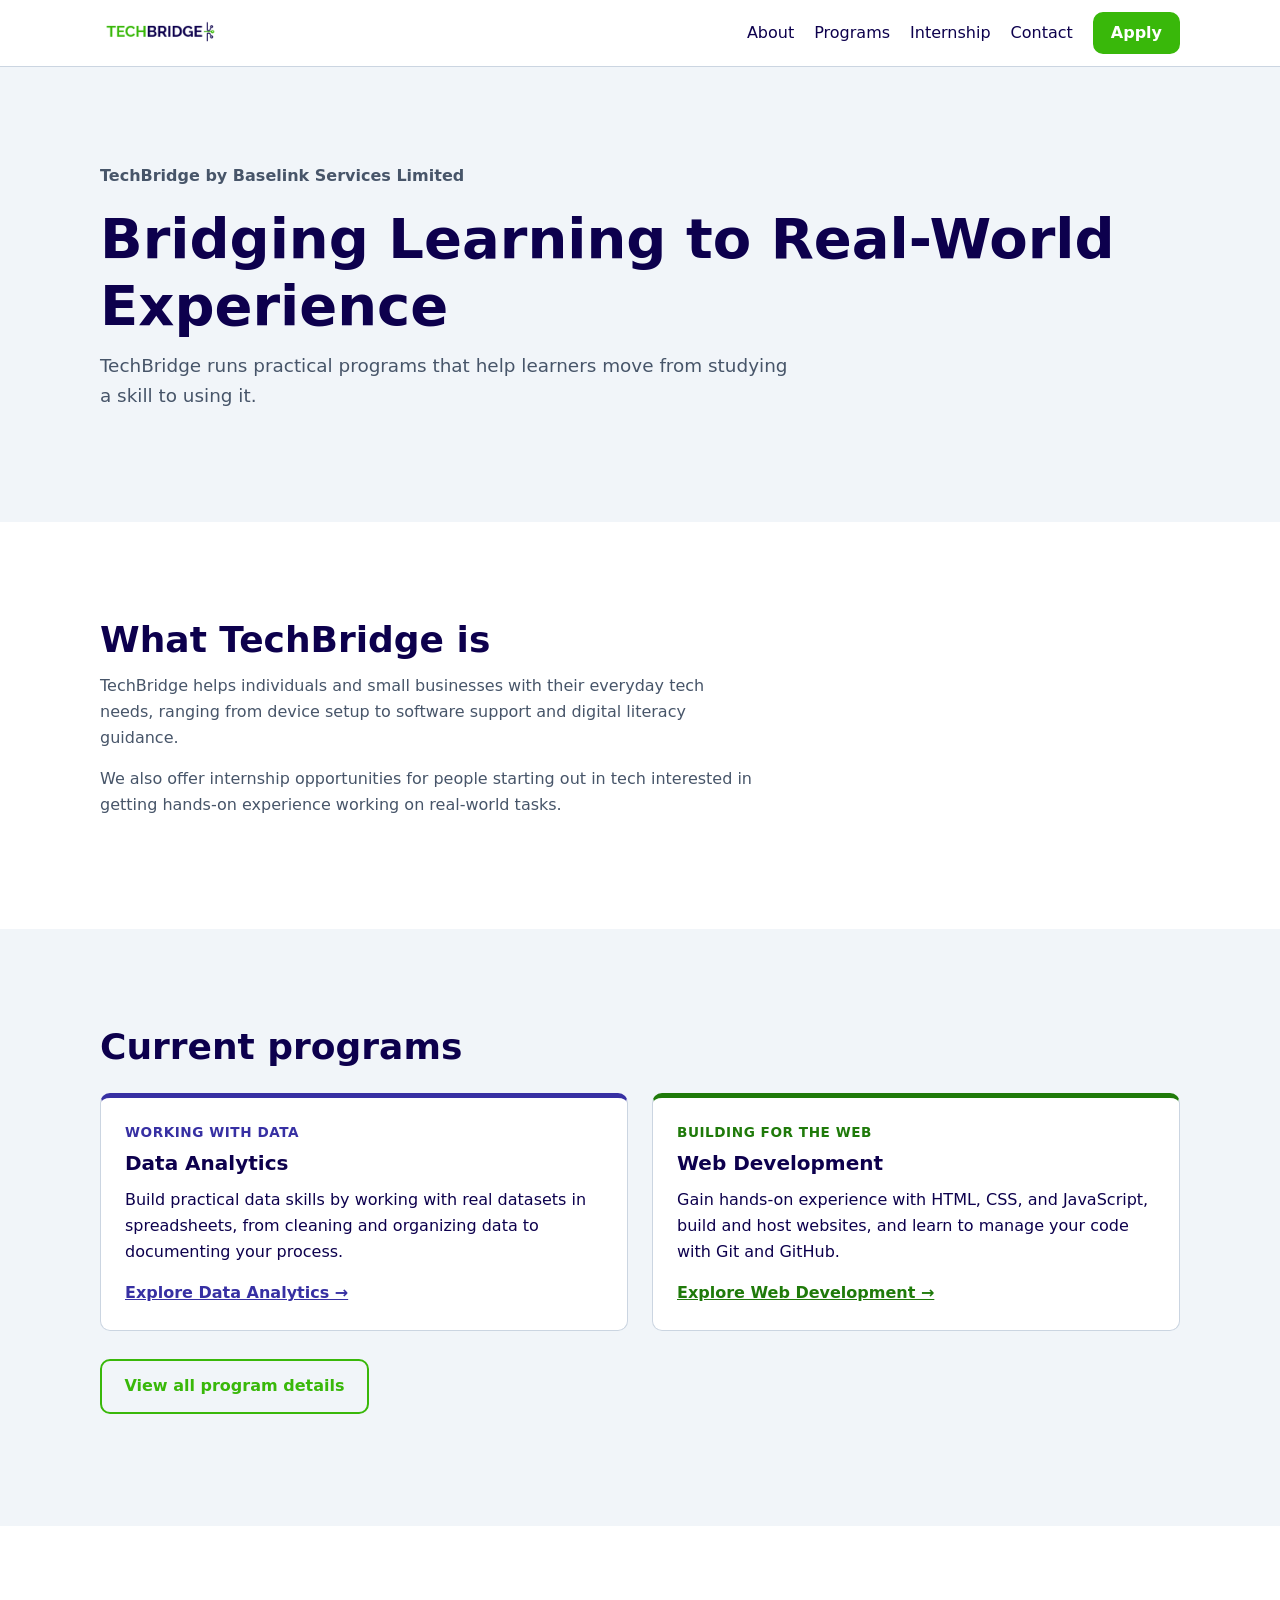
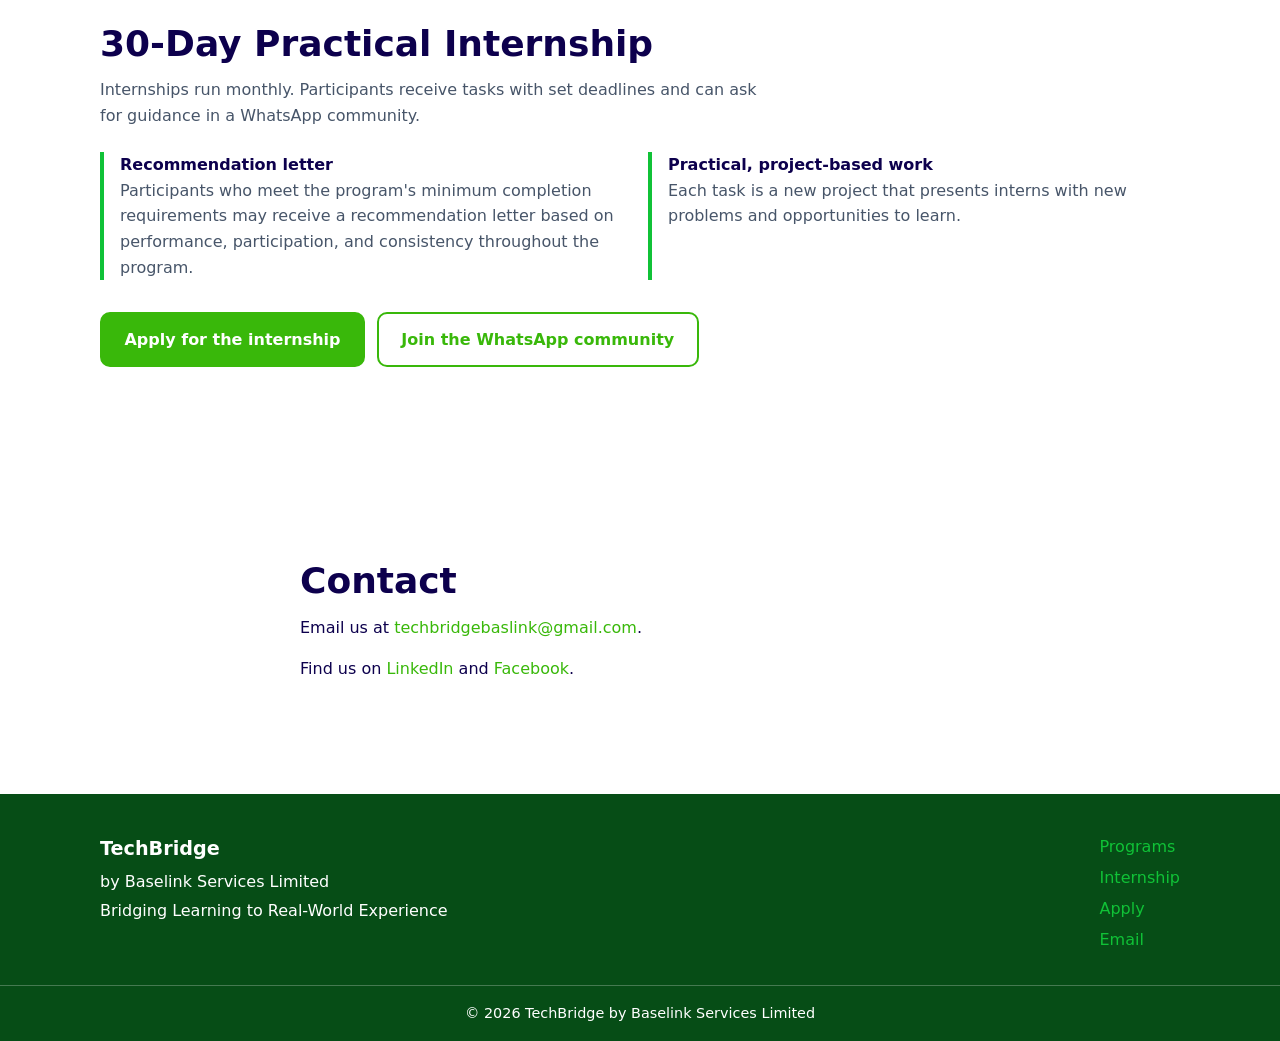
<file: index.html>
<!DOCTYPE html>
<html lang="en">
<head>
  <meta charset="UTF-8">
  <meta name="viewport" content="width=device-width, initial-scale=1">
  <title>TechBridge | Bridging Learning to Real-World Experience</title>
  <meta name="description" content="TechBridge by Baselink Services Limited offers a 30-day practical internship in Data Analytics and Web Development.">
  <link rel="stylesheet" href="styles.css">
</head>
<body>

  <a class="skip-link" href="#main">Skip to content</a>

  <header class="site-header">
    <div class="container header-inner">
      <a class="brand" href="#top">
        <img src="images/techbridge-logo.png" alt="TechBridge logo" class="brand-logo">
      </a>
      <nav aria-label="Main navigation">
        <ul class="nav-list">
          <li><a href="#about">About</a></li>
          <li><a href="programs.html">Programs</a></li>
          <li><a href="#internship">Internship</a></li>
          <li><a href="#contact">Contact</a></li>
          <li><a class="btn btn-small" href="https://forms.gle/8EbdSy5ttGfLZfjv5" target="_blank" rel="noopener">Apply</a></li>
        </ul>
      </nav>
    </div>
  </header>

  <main id="main">

    <section class="hero" id="top">
      <div class="container">
        <p class="hero-org">TechBridge by Baselink Services Limited</p>
        <h1>Bridging Learning to Real-World Experience</h1>
        <p class="hero-lead">
          TechBridge runs practical programs that help learners move from studying a skill to using it.
        </p>
      </div>
    </section>

    <section class="section" id="about">
      <div class="container">
        <h2>What TechBridge is</h2>
        <p class="section-intro">
          TechBridge helps individuals and small businesses with their everyday tech needs, ranging from device setup to software support and digital literacy guidance.
        </p>
        <p class="section-intro">
          We also offer internship opportunities for people starting out in tech interested in getting hands-on experience working on real-world tasks.
        </p>
      </div>
    </section>

    <section class="section section-alt" id="programs">
      <div class="container">
        <h2>Current programs</h2>
        <div class="card-grid">
          <article class="card program-card program-da">
            <p class="program-tag">Working with data</p>
            <h3>Data Analytics</h3>
            <p>Build practical data skills by working with real datasets in spreadsheets, from cleaning and organizing data to documenting your process.</p>
            <a href="programs.html#data-analytics">Explore Data Analytics &rarr;</a>
          </article>
          <article class="card program-card program-wd">
            <p class="program-tag">Building for the web</p>
            <h3>Web Development</h3>
            <p>Gain hands-on experience with HTML, CSS, and JavaScript, build and host websites, and learn to manage your code with Git and GitHub.</p>
            <a href="programs.html#web-development">Explore Web Development &rarr;</a>
          </article>
        </div>
        <p class="programs-more"><a class="btn btn-outline" href="programs.html">View all program details</a></p>
      </div>
    </section>

    <section class="section" id="internship">
      <div class="container">
        <h2>30-Day Practical Internship</h2>
        <p class="section-intro">
          Internships run monthly. Participants receive tasks with set deadlines and can ask for guidance in a WhatsApp community.
        </p>
        <ul class="benefit-list">
          <li>
            <strong>Recommendation letter</strong>
            <span>Participants who meet the program's minimum completion requirements may receive a recommendation letter based on performance, participation, and consistency throughout the program.</span>
          </li>
          <li>
            <strong>Practical, project-based work</strong>
            <span>Each task is a new project that presents interns with new problems and opportunities to learn.</span>
          </li>
        </ul>
        <div class="intern-actions">
          <a class="btn" href="https://forms.gle/8EbdSy5ttGfLZfjv5" target="_blank" rel="noopener">Apply for the internship</a>
          <a class="btn btn-outline" href="https://chat.whatsapp.com/FqpBvYS4oaK32cXDxc8JIS" target="_blank" rel="noopener">Join the WhatsApp community</a>
        </div>
      </div>
    </section>

    <section class="section" id="contact">
      <div class="container narrow">
        <h2>Contact</h2>
        <p>
          Email us at
          <a href="mailto:techbridgebaslink@gmail.com">techbridgebaslink@gmail.com</a>.
        </p>
        <p>
          Find us on
          <a href="https://www.linkedin.com/company/techbridge-services/" target="_blank" rel="noopener">LinkedIn</a>
          and
          <a href="https://www.facebook.com/p/Baselink-Services-100066771475783/" target="_blank" rel="noopener">Facebook</a>.
        </p>
      </div>
    </section>

  </main>

  <footer class="site-footer">
    <div class="container footer-inner">
      <div>
        <p class="footer-brand">TechBridge</p>
        <p>by Baselink Services Limited</p>
        <p>Bridging Learning to Real-World Experience</p>
      </div>
      <ul class="footer-links">
        <li><a href="programs.html">Programs</a></li>
        <li><a href="#internship">Internship</a></li>
        <li><a href="https://forms.gle/8EbdSy5ttGfLZfjv5" target="_blank" rel="noopener">Apply</a></li>
        <li><a href="mailto:techbridgebaslink@gmail.com">Email</a></li>
      </ul>
    </div>
    <p class="copyright">
          &copy; 2026 TechBridge by Baselink Services Limited
    </p>
  </footer>

</body>
</html>
</file>
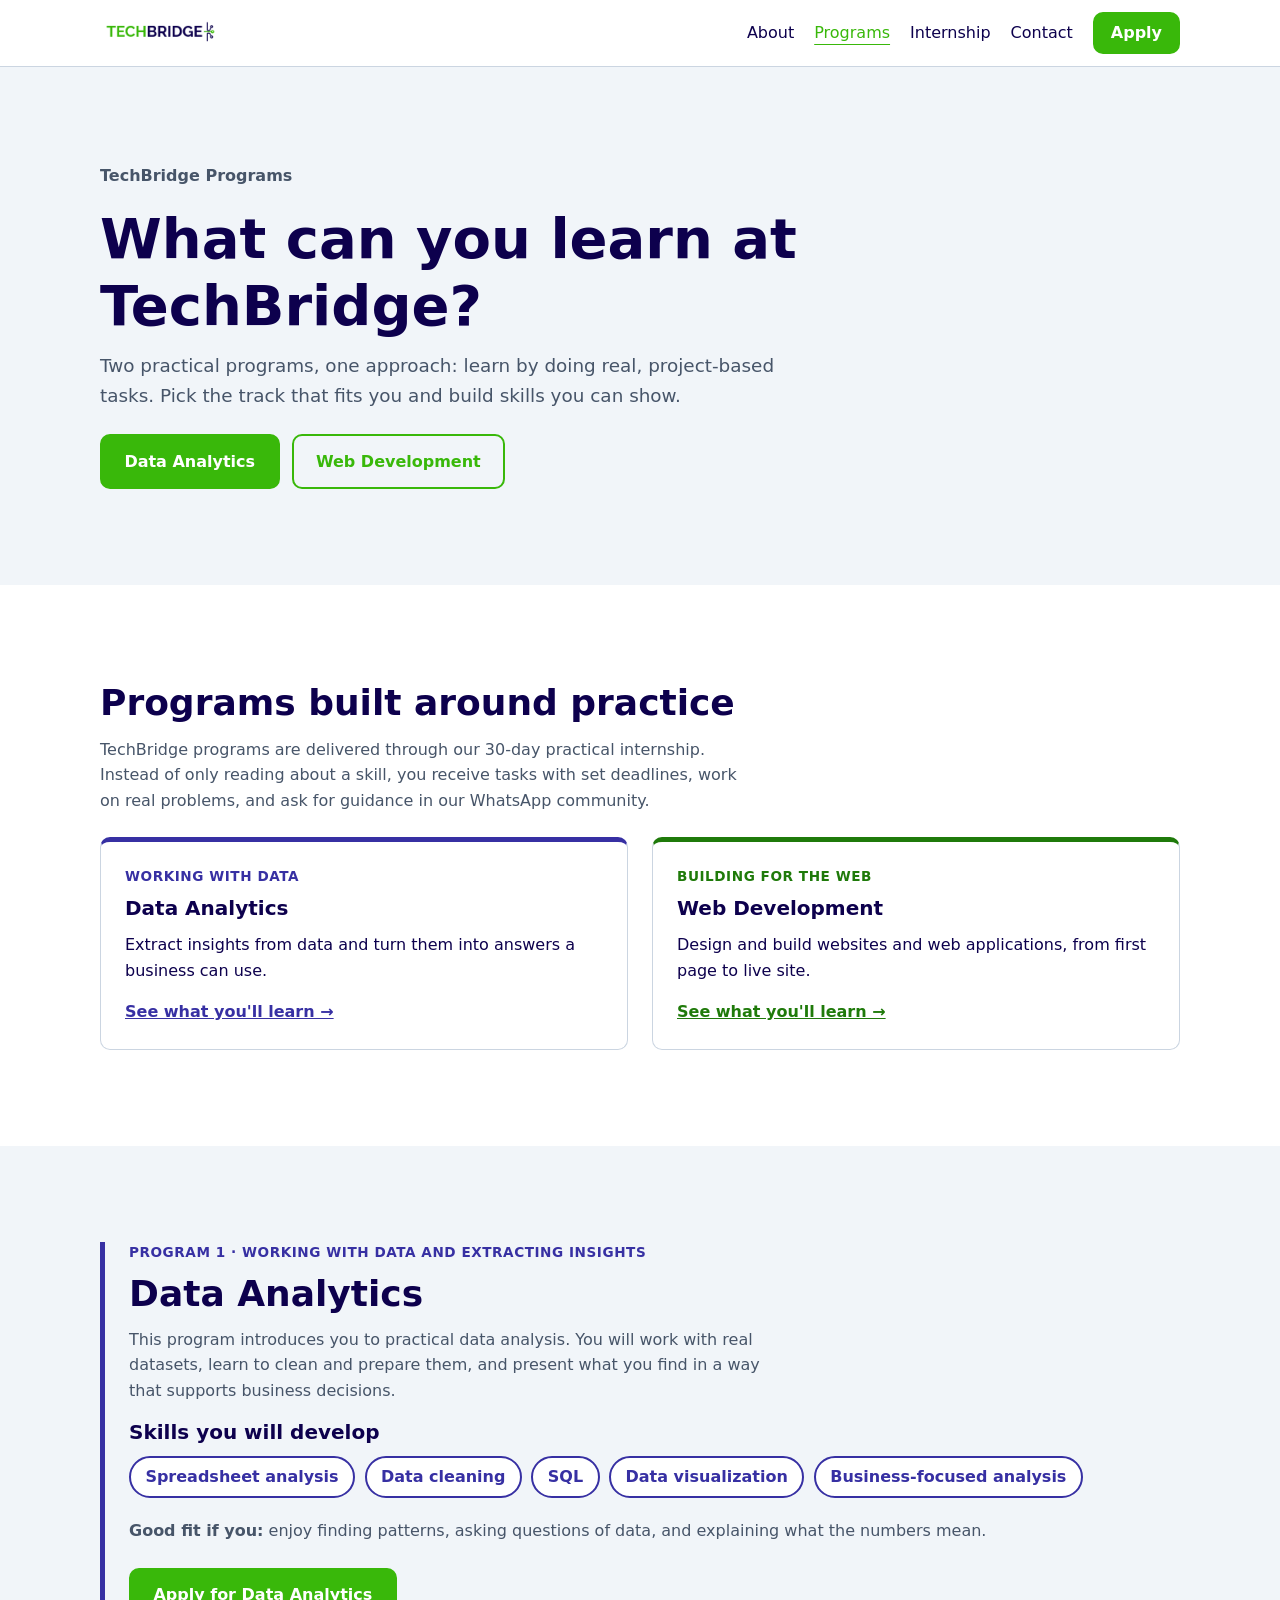
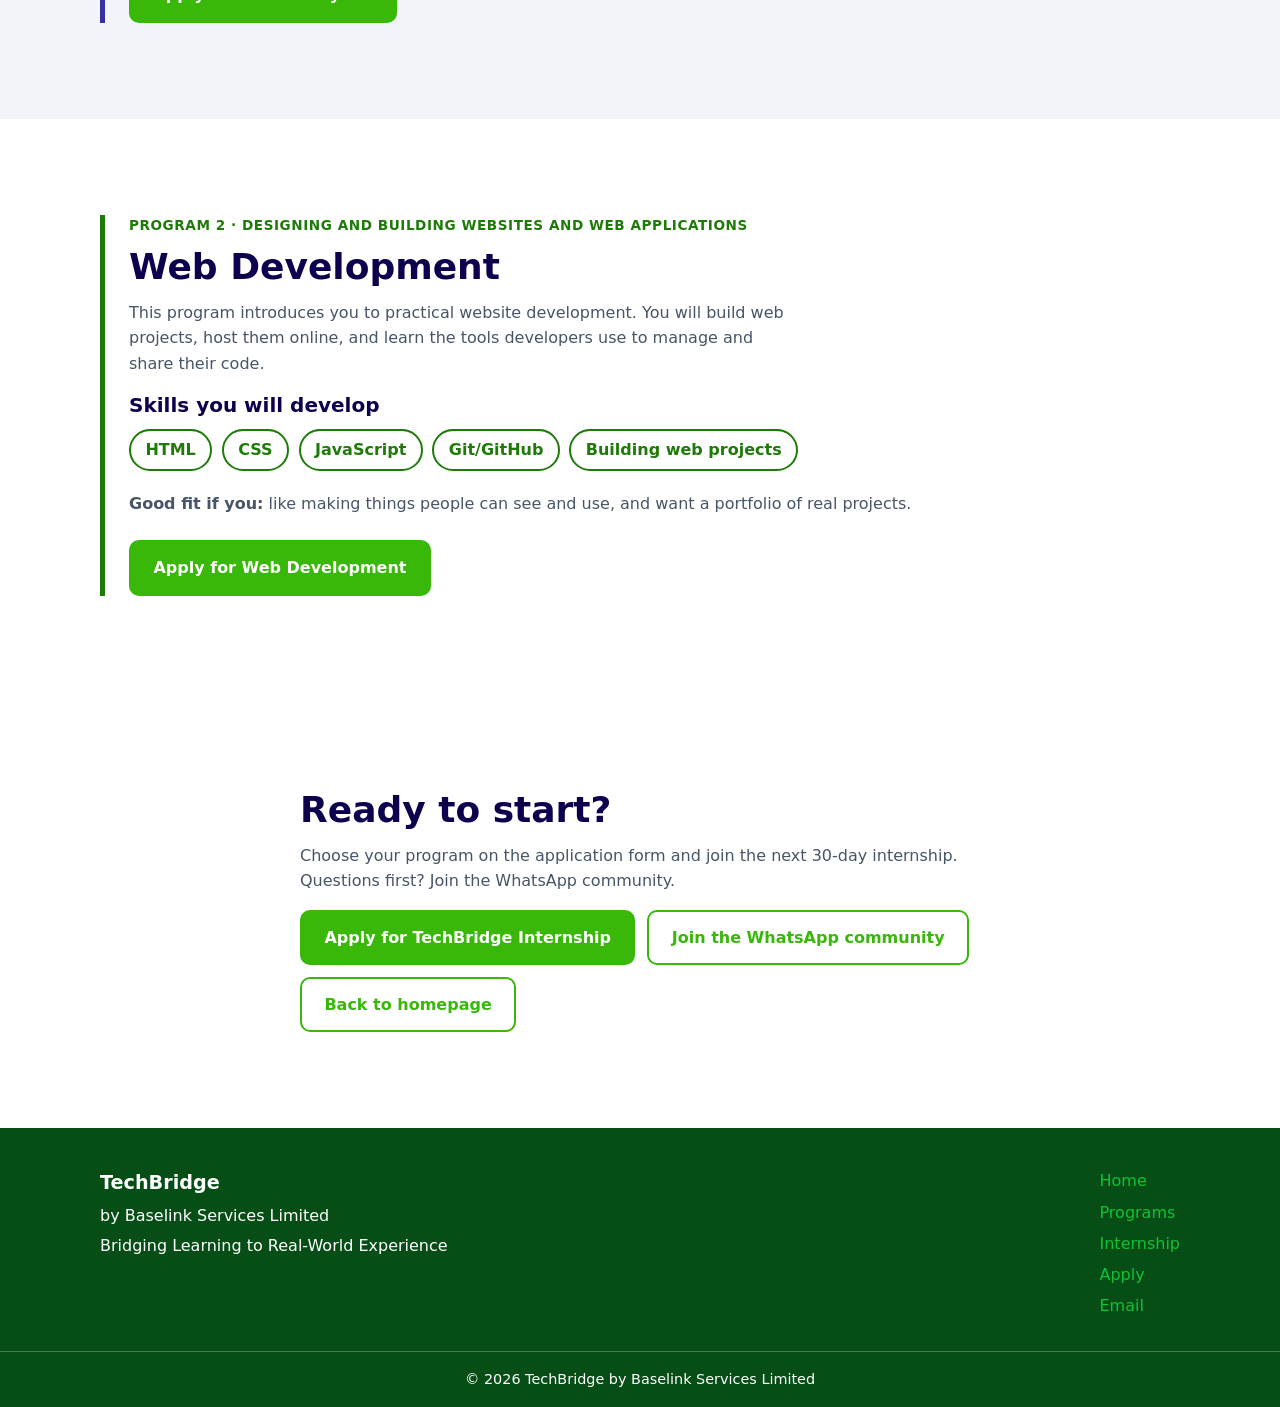
<file: programs.html>
<!DOCTYPE html>
<html lang="en">
<head>
  <meta charset="UTF-8">
  <meta name="viewport" content="width=device-width, initial-scale=1">
  <title>Programs | TechBridge</title>
  <meta name="description" content="Explore TechBridge's practical programs in Data Analytics and Web Development, part of our 30-day internship.">
  <link rel="stylesheet" href="styles.css">
</head>
<body>

  <a class="skip-link" href="#main">Skip to content</a>

  <header class="site-header">
    <div class="container header-inner">
      <a class="brand" href="index.html#top">
        <img src="images/techbridge-logo.png" alt="TechBridge logo" class="brand-logo">
      </a>
      <nav aria-label="Main navigation">
        <ul class="nav-list">
          <li><a href="index.html#about">About</a></li>
          <li><a href="programs.html" aria-current="page">Programs</a></li>
          <li><a href="index.html#internship">Internship</a></li>
          <li><a href="index.html#contact">Contact</a></li>
          <li><a class="btn btn-small" href="https://forms.gle/8EbdSy5ttGfLZfjv5" target="_blank" rel="noopener">Apply</a></li>
        </ul>
      </nav>
    </div>
  </header>

  <main id="main">

    <section class="hero" id="top">
      <div class="container">
        <p class="hero-org">TechBridge Programs</p>
        <h1>What can you learn at TechBridge?</h1>
        <p class="hero-lead">
          Two practical programs, one approach: learn by doing real, project-based tasks. Pick the track that fits you and build skills you can show.
        </p>
        <div class="program-jump">
          <a class="btn" href="#data-analytics">Data Analytics</a>
          <a class="btn btn-outline" href="#web-development">Web Development</a>
        </div>
      </div>
    </section>

    <section class="section" id="overview">
      <div class="container">
        <h2>Programs built around practice</h2>
        <p class="section-intro">
          TechBridge programs are delivered through our 30-day practical internship. Instead of only reading about a skill, you receive tasks with set deadlines, work on real problems, and ask for guidance in our WhatsApp community.
        </p>
        <div class="card-grid">
          <article class="card program-card program-da">
            <p class="program-tag">Working with data</p>
            <h3>Data Analytics</h3>
            <p>Extract insights from data and turn them into answers a business can use.</p>
            <a href="#data-analytics">See what you'll learn &rarr;</a>
          </article>
          <article class="card program-card program-wd">
            <p class="program-tag">Building for the web</p>
            <h3>Web Development</h3>
            <p>Design and build websites and web applications, from first page to live site.</p>
            <a href="#web-development">See what you'll learn &rarr;</a>
          </article>
        </div>
      </div>
    </section>

    <section class="section section-alt program-section program-da" id="data-analytics">
      <div class="container">
        <p class="program-tag">Program 1 &middot; Working with data and extracting insights</p>
        <h2>Data Analytics</h2>
        <p class="section-intro">
          This program introduces you to practical data analysis. You will work with real datasets, learn to clean and prepare them, and present what you find in a way that supports business decisions.
        </p>
        <h3>Skills you will develop</h3>
        <ul class="skill-list">
          <li>Spreadsheet analysis</li>
          <li>Data cleaning</li>
          <li>SQL</li>
          <li>Data visualization</li>
          <li>Business-focused analysis</li>
        </ul>
        <p class="program-fit"><strong>Good fit if you:</strong> enjoy finding patterns, asking questions of data, and explaining what the numbers mean.</p>
        <a class="btn" href="https://forms.gle/8EbdSy5ttGfLZfjv5" target="_blank" rel="noopener">Apply for Data Analytics</a>
      </div>
    </section>

    <section class="section program-section program-wd" id="web-development">
      <div class="container">
        <p class="program-tag">Program 2 &middot; Designing and building websites and web applications</p>
        <h2>Web Development</h2>
        <p class="section-intro">
          This program introduces you to practical website development. You will build web projects, host them online, and learn the tools developers use to manage and share their code.
        </p>
        <h3>Skills you will develop</h3>
        <ul class="skill-list">
          <li>HTML</li>
          <li>CSS</li>
          <li>JavaScript</li>
          <li>Git/GitHub</li>
          <li>Building web projects</li>
        </ul>
        <p class="program-fit"><strong>Good fit if you:</strong> like making things people can see and use, and want a portfolio of real projects.</p>
        <a class="btn" href="https://forms.gle/8EbdSy5ttGfLZfjv5" target="_blank" rel="noopener">Apply for Web Development</a>
      </div>
    </section>

    <section class="section" id="apply">
      <div class="container narrow">
        <h2>Ready to start?</h2>
        <p class="section-intro">
          Choose your program on the application form and join the next 30-day internship. Questions first? Join the WhatsApp community.
        </p>
        <div class="intern-actions">
          <a class="btn" href="https://forms.gle/8EbdSy5ttGfLZfjv5" target="_blank" rel="noopener">Apply for TechBridge Internship</a>
          <a class="btn btn-outline" href="https://chat.whatsapp.com/FqpBvYS4oaK32cXDxc8JIS" target="_blank" rel="noopener">Join the WhatsApp community</a>
          <a class="btn btn-outline" href="index.html">Back to homepage</a>
        </div>
      </div>
    </section>

  </main>

  <footer class="site-footer">
    <div class="container footer-inner">
      <div>
        <p class="footer-brand">TechBridge</p>
        <p>by Baselink Services Limited</p>
        <p>Bridging Learning to Real-World Experience</p>
      </div>
      <ul class="footer-links">
        <li><a href="index.html">Home</a></li>
        <li><a href="programs.html">Programs</a></li>
        <li><a href="index.html#internship">Internship</a></li>
        <li><a href="https://forms.gle/8EbdSy5ttGfLZfjv5" target="_blank" rel="noopener">Apply</a></li>
        <li><a href="mailto:techbridgebaslink@gmail.com">Email</a></li>
      </ul>
    </div>
    <p class="copyright">
          &copy; 2026 TechBridge by Baselink Services Limited
    </p>
  </footer>

</body>
</html>
</file>
<file: styles.css>
:root {
  --color-bg: #ffffff;
  --color-bg-alt: #f1f5f9;
  --color-text: #0d004d;
  --color-muted: #475569;
  --color-primary: #39b80a;
  --color-primary-dark: #064d16;
  --color-accent: #10c237;
  --color-on-primary: #ffffff;
  --color-border: #cbd5e1;

  --color-da: #3730a3;
  --color-wd: #1f7a0a;

  --font-body: system-ui, -apple-system, "Segoe UI", Roboto, Arial, sans-serif;
  --font-heading: var(--font-body);

  --max-width: 1080px;
  --radius: 10px;
  --space-section: clamp(3rem, 8vw, 6rem);
}

*, *::before, *::after { 
  box-sizing: border-box; 
}

html { 
  scroll-behavior: smooth; 
}

body {
  margin: 0;
  font-family: var(--font-body);
  color: var(--color-text);
  background: var(--color-bg);
  line-height: 1.6;
}

img { 
  max-width: 100%; 
  height: auto; 
}

a { 
  color: var(--color-primary);
}

:focus-visible {
  outline: 3px solid var(--color-primary);
  outline-offset: 3px;
}

h1, h2, h3 {
  font-family: var(--font-heading);
  line-height: 1.2;
  margin: 0 0 0.75rem;
}

h1 { 
  font-size: clamp(2rem, 6vw, 3.5rem); 
}
h2 { 
  font-size: clamp(1.5rem, 4vw, 2.25rem); 
}
h3 { 
  font-size: 1.25rem; 
}

p { 
  margin: 0 0 1rem; 
}

.container {
  width: min(100% - 2rem, var(--max-width));
  margin-inline: auto;
}

.narrow { 
  max-width: 680px; 
}

.skip-link {
  position: absolute;
  left: -999px;
  top: 0;
  background: var(--color-primary);
  color: var(--color-on-primary);
  padding: 0.5rem 1rem;
  z-index: 100;
}

.skip-link:focus { 
  left: 0; 
}

.btn {
  display: inline-block;
  padding: 0.8rem 1.4rem;
  background: var(--color-primary);
  color: var(--color-on-primary);
  border: 2px solid var(--color-primary);
  border-radius: var(--radius);
  font-weight: 600;
  text-decoration: none;
  transition: background 0.2s ease-in-out, color 0.2s ease-in-out;
}

.btn:hover { 
  background: var(--color-primary-dark); 
  border-color: var(--color-primary-dark); 
}

.btn-outline {
  background: transparent;
  color: var(--color-primary);
  transition: .2s ease-in-out;
}

.btn-outline:hover { 
  background: var(--color-primary);
  color: var(--color-on-primary);
  border-color: transparent;
}

.btn-small { 
  padding: 0.4rem 1rem; 
}

.site-header {
  position: sticky;
  top: 0;
  z-index: 50;
  background: var(--color-bg);
  border-bottom: 1px solid var(--color-border);
}

.header-inner {
  display: flex;
  flex-wrap: wrap;
  align-items: center;
  justify-content: space-between;
  gap: 0.5rem 1.5rem;
  padding-block: 0.75rem;
}

.brand {
  display: flex;
  align-items: center;
  gap: 0.6rem;
  text-decoration: none;
  color: var(--color-text);
  font-weight: 700;
  font-size: 1.2rem;
}
.brand-logo { 
  height: 40px; width: auto; 
}

.nav-list {
  display: flex;
  flex-wrap: wrap;
  align-items: center;
  gap: 0.25rem 1.25rem;
  list-style: none;
  margin: 0;
  padding: 0;
}
.nav-list a:not(.btn) {
  color: var(--color-text);
  text-decoration: none;
  font-weight: 500;
}

.nav-list a:not(.btn):hover { 
  color: var(--color-primary); 
}

section[id] { 
  scroll-margin-top: 5rem; 
}

.hero {
  padding-block: var(--space-section);
  background: var(--color-bg-alt);
}
.hero-org { 
  color: var(--color-muted); 
  font-weight: 600; 
}

.hero-lead { 
  max-width: 60ch; 
  font-size: 1.15rem; 
  color: var(--color-muted); 
}

.section { 
  padding-block: var(--space-section); 
}

.section-alt { 
  background: var(--color-bg-alt); 
}

.section-intro { 
  max-width: 65ch; color: var(--color-muted); 
}

.card-grid {
  display: grid;
  grid-template-columns: repeat(auto-fit, minmax(260px, 1fr));
  gap: 1.5rem;
  margin-top: 1.5rem;
}

.card {
  background: var(--color-bg);
  border: 1px solid var(--color-border);
  border-radius: var(--radius);
  padding: 1.5rem;
}

.intern-actions { 
  display: flex; 
  flex-wrap: wrap; 
  gap: 0.75rem; 
}

.benefit-list {
  list-style: none;
  margin: 1.5rem 0 2rem;
  padding: 0;
  display: grid;
  gap: 1rem;
}

.benefit-list li {
  display: flex;
  flex-direction: column;
  padding-left: 1rem;
  border-left: 4px solid var(--color-accent);
}

.benefit-list span { 
  color: var(--color-muted); 
}

#contact a {
  text-decoration: none;
  transition: .2s ease-in-out;
}

#contact a:hover {
  text-decoration: underline;
  color: var(--color-primary);
}

.site-footer {
  background: var(--color-primary-dark);
  color: var(--color-on-primary);
  padding: 0;
  padding-top: 2.5rem;
}

.site-footer a { 
  color: var(--color-on-primary); 
}

.site-footer p { 
  margin-bottom: 0.25rem; 
}

.footer-brand { 
  font-weight: 700; 
  font-size: 1.2rem; 
}

.footer-inner {
  display: flex;
  flex-wrap: wrap;
  justify-content: space-between;
  gap: 1.5rem;
}

.footer-inner a {
  text-decoration: none;
  transition: .2s ease-in-out;
  color: var(--color-accent);
}

.footer-inner a:hover {
  color: white;
}

.footer-links {
  list-style: none;
  margin: 0;
  padding: 0;
  display: grid;
  gap: 0.35rem;
}

.site-footer .copyright {
  margin-bottom: 0;
}

.copyright {
  margin: 0;
  margin-top: 2rem;
  padding: 1rem;
  text-align: center;
  font-size: 0.9rem;
  border-top: 1px solid rgba(255, 255, 255, 0.25);
}

.nav-list a[aria-current="page"] {
  color: var(--color-primary);
  text-decoration: underline;
  text-underline-offset: 6px;
}

.program-da { 
  --accent: var(--color-da); 
}
.program-wd { 
  --accent: var(--color-wd); 
}

.program-tag {
  margin: 0 0 0.5rem;
  font-size: 0.85rem;
  font-weight: 700;
  letter-spacing: 0.04em;
  text-transform: uppercase;
  color: var(--accent);
}

.program-card {
  border-top: 5px solid var(--accent);
  transition: transform 0.2s ease-in-out, box-shadow 0.2s ease-in-out;
}

.program-card:hover {
  transform: translateY(-3px);
  box-shadow: 0 8px 20px rgba(13, 0, 77, 0.1);
}

.program-card a {
  font-weight: 600;
  color: var(--accent);
}

.programs-more { margin-top: 1.75rem; }

.program-jump {
  display: flex;
  flex-wrap: wrap;
  gap: 0.75rem;
  margin-top: 1.5rem;
}

.program-section .container {
  border-left: 5px solid var(--accent);
  padding-left: 1.5rem;
}

.program-section h3 { margin-bottom: 0.75rem; }

.skill-list {
  list-style: none;
  margin: 0 0 1.25rem;
  padding: 0;
  display: flex;
  flex-wrap: wrap;
  gap: 0.6rem;
}

.skill-list li {
  padding: 0.4rem 0.9rem;
  border: 2px solid var(--accent);
  border-radius: 999px;
  font-weight: 600;
  color: var(--accent);
  background: var(--color-bg);
}

.program-fit { color: var(--color-muted); margin-bottom: 1.5rem; }

@media (prefers-reduced-motion: reduce) {
  .program-card { 
    transition: none; 
  }
  .program-card:hover { 
    transform: none; 
  }
  html { 
    scroll-behavior: auto; 
  }
}

@media (min-width: 768px) {
  .benefit-list { 
    grid-template-columns: repeat(2, 1fr); 
  }
}

@media (max-width: 600px) {
  .header-inner {
    flex-direction: column;
    align-items: center;
    gap: 0.5rem;
  }

  .nav-list {
    justify-content: center;
  }

  .program-section .container { 
    padding-left: 1rem; 
  }
  .program-jump .btn { 
    flex: 1 1 100%; 
    text-align: center; 
  }
}
</file>
